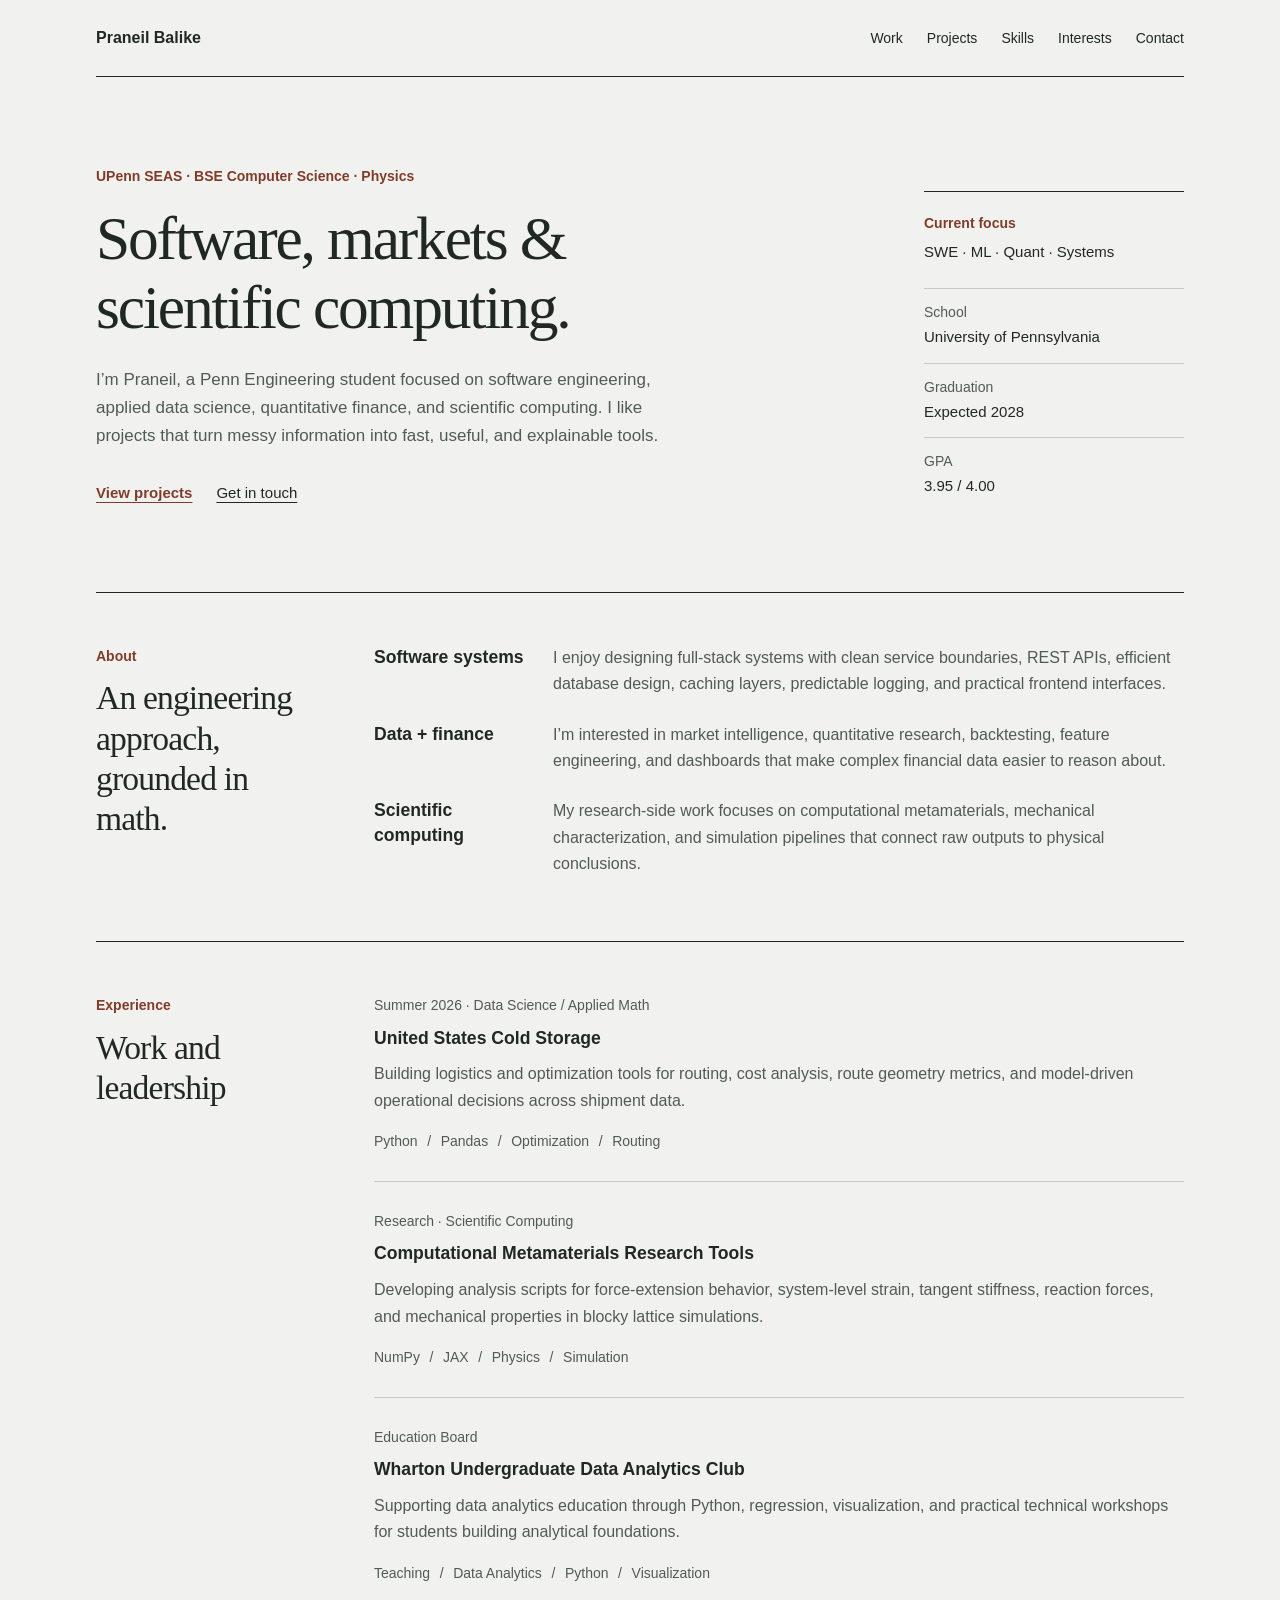
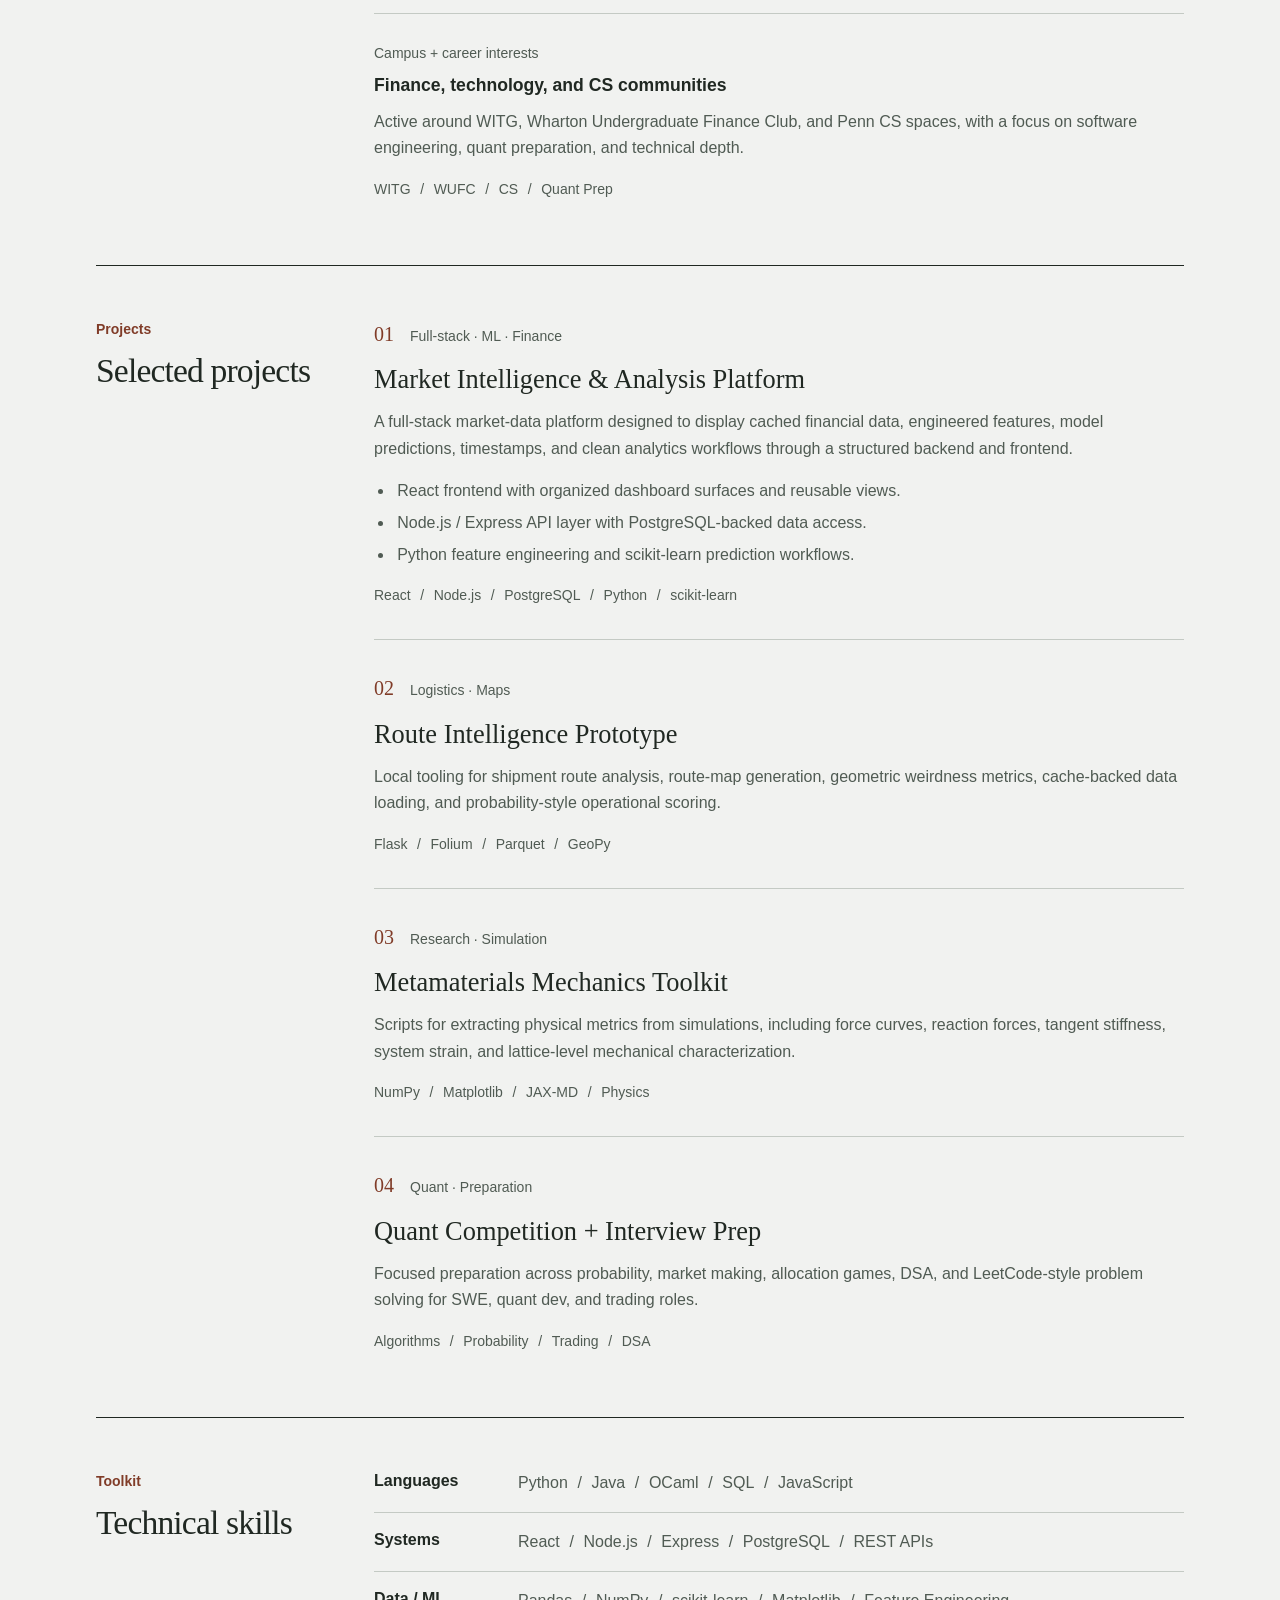
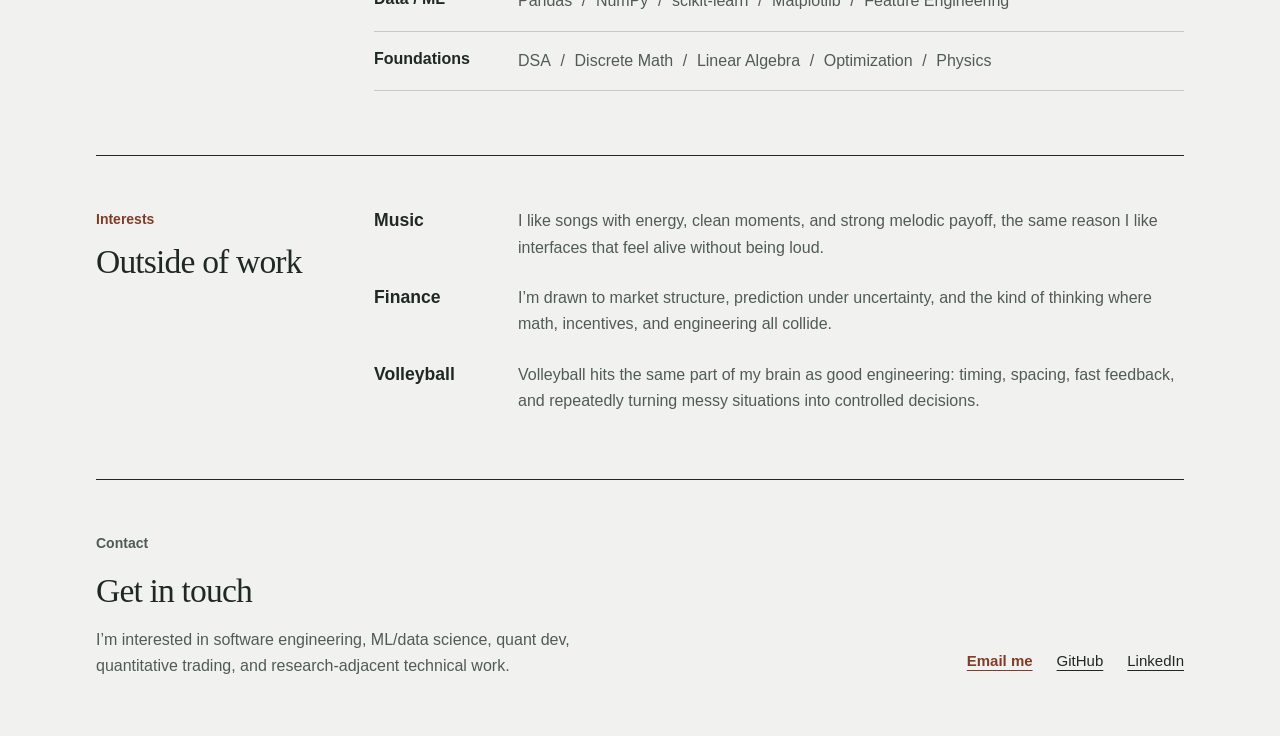
<file: index.html>
<!DOCTYPE html>
<html lang="en">
  <head>
    <meta charset="UTF-8" />
    <meta name="viewport" content="width=device-width, initial-scale=1.0" />
    <meta
      name="description"
      content="Personal website for Praneil Balike, Computer Science and Physics student at the University of Pennsylvania building data systems, market intelligence tools, and scientific computing pipelines."
    />
    <title>Praneil Balike</title>
    <link rel="icon" type="image/svg+xml" href="assets/favicon.svg" />
    <link rel="stylesheet" href="css/styles.css" />
  </head>
  <body>
    <a class="skip-link" href="#top">Skip to content</a>
    <div class="page-shell">

      <header class="site-header">
        <a class="brand" href="#top" aria-label="Praneil Balike home">
          <span>Praneil Balike</span>
        </a>

        <nav id="main-navigation" class="nav-links" aria-label="Main navigation">
          <a href="#work">Work</a>
          <a href="#projects">Projects</a>
          <a href="#skills">Skills</a>
          <a href="#interests">Interests</a>
          <a href="#contact">Contact</a>
        </nav>

        <button class="nav-toggle" aria-label="Open navigation" aria-expanded="false" aria-controls="main-navigation">
          Menu
        </button>
      </header>

      <main id="top">
        <section class="hero section-grid">
          <div class="hero-copy">
            <p class="eyebrow">UPenn SEAS · BSE Computer Science · Physics</p>
            <h1>Software, markets &amp;<br /> scientific computing.</h1>
            <p class="hero-text">
              I’m Praneil, a Penn Engineering student focused on software engineering,
              applied data science, quantitative finance, and scientific computing. I like
              projects that turn messy information into fast, useful, and explainable tools.
            </p>
            <div class="hero-actions">
              <a class="button primary" href="#projects">View projects</a>
              <a class="button secondary" href="#contact">Get in touch</a>
            </div>
          </div>

          <aside class="profile-summary" aria-label="Profile snapshot">
            <div class="current-focus">
              <p class="eyebrow">Current focus</p>
              <p>SWE · ML · Quant · Systems</p>
            </div>
            <ul class="quick-stats">
              <li>
                <span>School</span>
                <strong>University of Pennsylvania</strong>
              </li>
              <li>
                <span>Graduation</span>
                <strong>Expected 2028</strong>
              </li>
              <li>
                <span>GPA</span>
                <strong>3.95 / 4.00</strong>
              </li>
            </ul>
          </aside>
        </section>

        <section class="section about" aria-labelledby="about-title">
          <div class="section-heading">
            <p class="eyebrow">About</p>
            <h2 id="about-title">An engineering approach, grounded in math.</h2>
          </div>
          <div class="about-grid">
            <article class="about-entry">
              <h3>Software systems</h3>
              <p>
                I enjoy designing full-stack systems with clean service boundaries, REST APIs,
                efficient database design, caching layers, predictable logging, and practical
                frontend interfaces.
              </p>
            </article>
            <article class="about-entry">
              <h3>Data + finance</h3>
              <p>
                I’m interested in market intelligence, quantitative research, backtesting,
                feature engineering, and dashboards that make complex financial data easier to
                reason about.
              </p>
            </article>
            <article class="about-entry">
              <h3>Scientific computing</h3>
              <p>
                My research-side work focuses on computational metamaterials, mechanical
                characterization, and simulation pipelines that connect raw outputs to physical
                conclusions.
              </p>
            </article>
          </div>
        </section>

        <section class="section timeline-section" id="work" aria-labelledby="work-title">
          <div class="section-heading">
            <p class="eyebrow">Experience</p>
            <h2 id="work-title">Work and leadership</h2>
          </div>

          <div class="timeline">
            <article class="timeline-item">
              <div class="timeline-content">
                <span class="meta">Summer 2026 · Data Science / Applied Math</span>
                <h3>United States Cold Storage</h3>
                <p>
                  Building logistics and optimization tools for routing, cost analysis, route
                  geometry metrics, and model-driven operational decisions across shipment data.
                </p>
                <div class="tags">
                  <span>Python</span><span>Pandas</span><span>Optimization</span><span>Routing</span>
                </div>
              </div>
            </article>

            <article class="timeline-item">
              <div class="timeline-content">
                <span class="meta">Research · Scientific Computing</span>
                <h3>Computational Metamaterials Research Tools</h3>
                <p>
                  Developing analysis scripts for force-extension behavior, system-level strain,
                  tangent stiffness, reaction forces, and mechanical properties in blocky lattice
                  simulations.
                </p>
                <div class="tags">
                  <span>NumPy</span><span>JAX</span><span>Physics</span><span>Simulation</span>
                </div>
              </div>
            </article>

            <article class="timeline-item">
              <div class="timeline-content">
                <span class="meta">Education Board</span>
                <h3>Wharton Undergraduate Data Analytics Club</h3>
                <p>
                  Supporting data analytics education through Python, regression, visualization,
                  and practical technical workshops for students building analytical foundations.
                </p>
                <div class="tags">
                  <span>Teaching</span><span>Data Analytics</span><span>Python</span><span>Visualization</span>
                </div>
              </div>
            </article>

            <article class="timeline-item">
              <div class="timeline-content">
                <span class="meta">Campus + career interests</span>
                <h3>Finance, technology, and CS communities</h3>
                <p>
                  Active around WITG, Wharton Undergraduate Finance Club, and Penn CS spaces,
                  with a focus on software engineering, quant preparation, and technical depth.
                </p>
                <div class="tags">
                  <span>WITG</span><span>WUFC</span><span>CS</span><span>Quant Prep</span>
                </div>
              </div>
            </article>
          </div>
        </section>

        <section class="section projects" id="projects" aria-labelledby="projects-title">
          <div class="section-heading">
            <p class="eyebrow">Projects</p>
            <h2 id="projects-title">Selected projects</h2>
          </div>

          <div class="project-grid">
            <article class="project-entry">
              <div class="project-topline">
                <span>01</span>
                <div class="project-status">Full-stack · ML · Finance</div>
              </div>
              <h3>Market Intelligence & Analysis Platform</h3>
              <p>
                A full-stack market-data platform designed to display cached financial data,
                engineered features, model predictions, timestamps, and clean analytics workflows
                through a structured backend and frontend.
              </p>
              <ul>
                <li>React frontend with organized dashboard surfaces and reusable views.</li>
                <li>Node.js / Express API layer with PostgreSQL-backed data access.</li>
                <li>Python feature engineering and scikit-learn prediction workflows.</li>
              </ul>
              <div class="tags">
                <span>React</span><span>Node.js</span><span>PostgreSQL</span><span>Python</span><span>scikit-learn</span>
              </div>
            </article>

            <article class="project-entry">
              <div class="project-topline">
                <span>02</span>
                <div class="project-status">Logistics · Maps</div>
              </div>
              <h3>Route Intelligence Prototype</h3>
              <p>
                Local tooling for shipment route analysis, route-map generation, geometric
                weirdness metrics, cache-backed data loading, and probability-style operational
                scoring.
              </p>
              <div class="tags">
                <span>Flask</span><span>Folium</span><span>Parquet</span><span>GeoPy</span>
              </div>
            </article>

            <article class="project-entry">
              <div class="project-topline">
                <span>03</span>
                <div class="project-status">Research · Simulation</div>
              </div>
              <h3>Metamaterials Mechanics Toolkit</h3>
              <p>
                Scripts for extracting physical metrics from simulations, including force curves,
                reaction forces, tangent stiffness, system strain, and lattice-level mechanical
                characterization.
              </p>
              <div class="tags">
                <span>NumPy</span><span>Matplotlib</span><span>JAX-MD</span><span>Physics</span>
              </div>
            </article>

            <article class="project-entry">
              <div class="project-topline">
                <span>04</span>
                <div class="project-status">Quant · Preparation</div>
              </div>
              <h3>Quant Competition + Interview Prep</h3>
              <p>
                Focused preparation across probability, market making, allocation games, DSA,
                and LeetCode-style problem solving for SWE, quant dev, and trading roles.
              </p>
              <div class="tags">
                <span>Algorithms</span><span>Probability</span><span>Trading</span><span>DSA</span>
              </div>
            </article>
          </div>
        </section>

        <section class="section skills" id="skills" aria-labelledby="skills-title">
          <div class="section-heading">
            <p class="eyebrow">Toolkit</p>
            <h2 id="skills-title">Technical skills</h2>
          </div>

          <div class="skill-board">
            <div class="skill-column">
              <h3>Languages</h3>
              <div class="skill-pills">
                <span>Python</span><span>Java</span><span>OCaml</span><span>SQL</span><span>JavaScript</span>
              </div>
            </div>
            <div class="skill-column">
              <h3>Systems</h3>
              <div class="skill-pills">
                <span>React</span><span>Node.js</span><span>Express</span><span>PostgreSQL</span><span>REST APIs</span>
              </div>
            </div>
            <div class="skill-column">
              <h3>Data / ML</h3>
              <div class="skill-pills">
                <span>Pandas</span><span>NumPy</span><span>scikit-learn</span><span>Matplotlib</span><span>Feature Engineering</span>
              </div>
            </div>
            <div class="skill-column">
              <h3>Foundations</h3>
              <div class="skill-pills">
                <span>DSA</span><span>Discrete Math</span><span>Linear Algebra</span><span>Optimization</span><span>Physics</span>
              </div>
            </div>
          </div>
        </section>

        <section class="section interests" id="interests" aria-labelledby="interests-title">
          <div class="section-heading">
            <p class="eyebrow">Interests</p>
            <h2 id="interests-title">Outside of work</h2>
          </div>

          <div class="interest-grid">
            <article class="interest-entry music">
              <h3>Music</h3>
              <p>
                I like songs with energy, clean moments, and strong melodic payoff, the same
                reason I like interfaces that feel alive without being loud.
              </p>
            </article>

            <article class="interest-entry finance">
              <h3>Finance</h3>
              <p>
                I’m drawn to market structure, prediction under uncertainty, and the kind of
                thinking where math, incentives, and engineering all collide.
              </p>
            </article>

            <article class="interest-entry volleyball">
              <h3>Volleyball</h3>
              <p>
                Volleyball hits the same part of my brain as good engineering: timing, spacing,
                fast feedback, and repeatedly turning messy situations into controlled decisions.
              </p>
            </article>
          </div>
        </section>

        <section class="section contact" id="contact" aria-labelledby="contact-title">
          <div>
            <p class="eyebrow">Contact</p>
            <h2 id="contact-title">Get in touch</h2>
            <p>
              I’m interested in software engineering, ML/data science, quant dev, quantitative
              trading, and research-adjacent technical work.
            </p>
          </div>
          <div class="contact-actions">
            <a class="button primary" href="mailto:pbalike@sas.upenn.edu">Email me</a>
            <a class="button secondary" href="https://github.com/praneil-balike" target="_blank" rel="noreferrer">GitHub</a>
            <a class="button secondary" href="https://www.linkedin.com/in/praneilbalk" target="_blank" rel="noreferrer">LinkedIn</a>
          </div>
        </section>
      </main>
    </div>

    <script src="js/main.js"></script>
  </body>
</html>
</file>
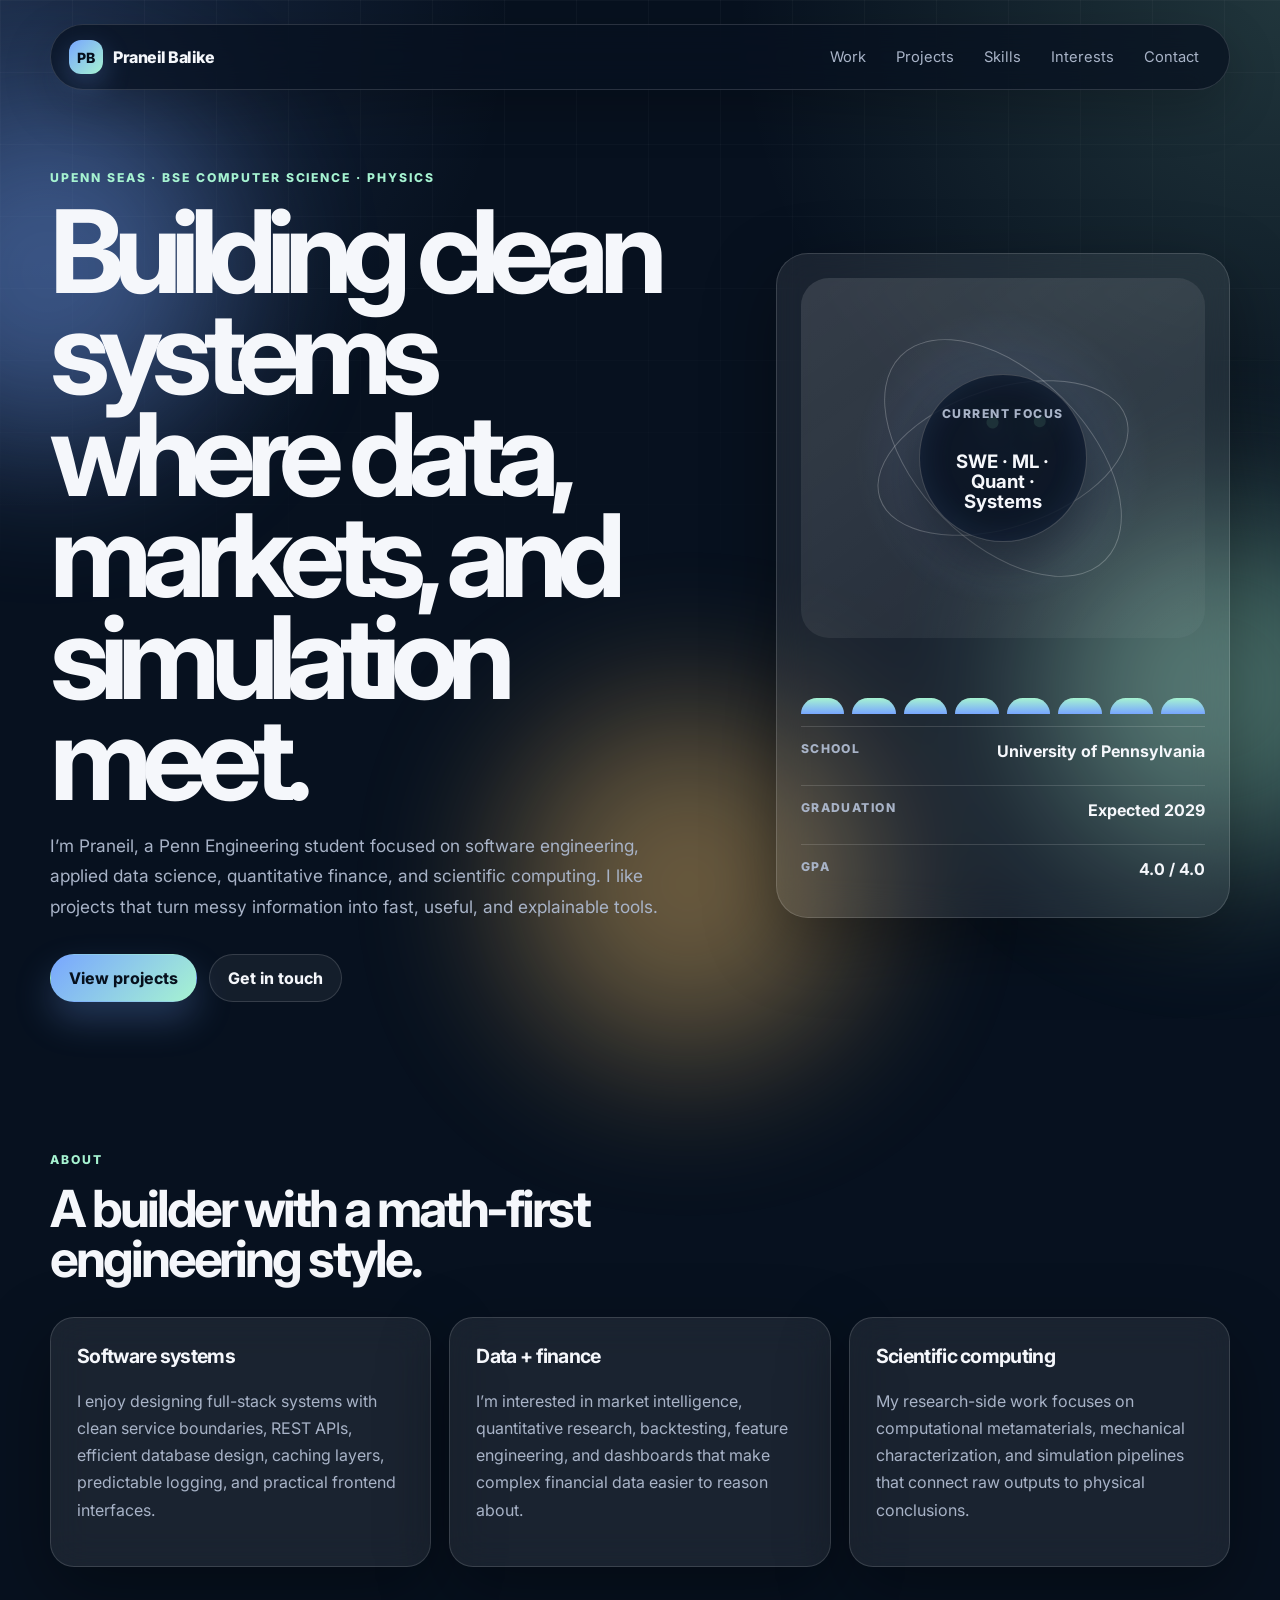
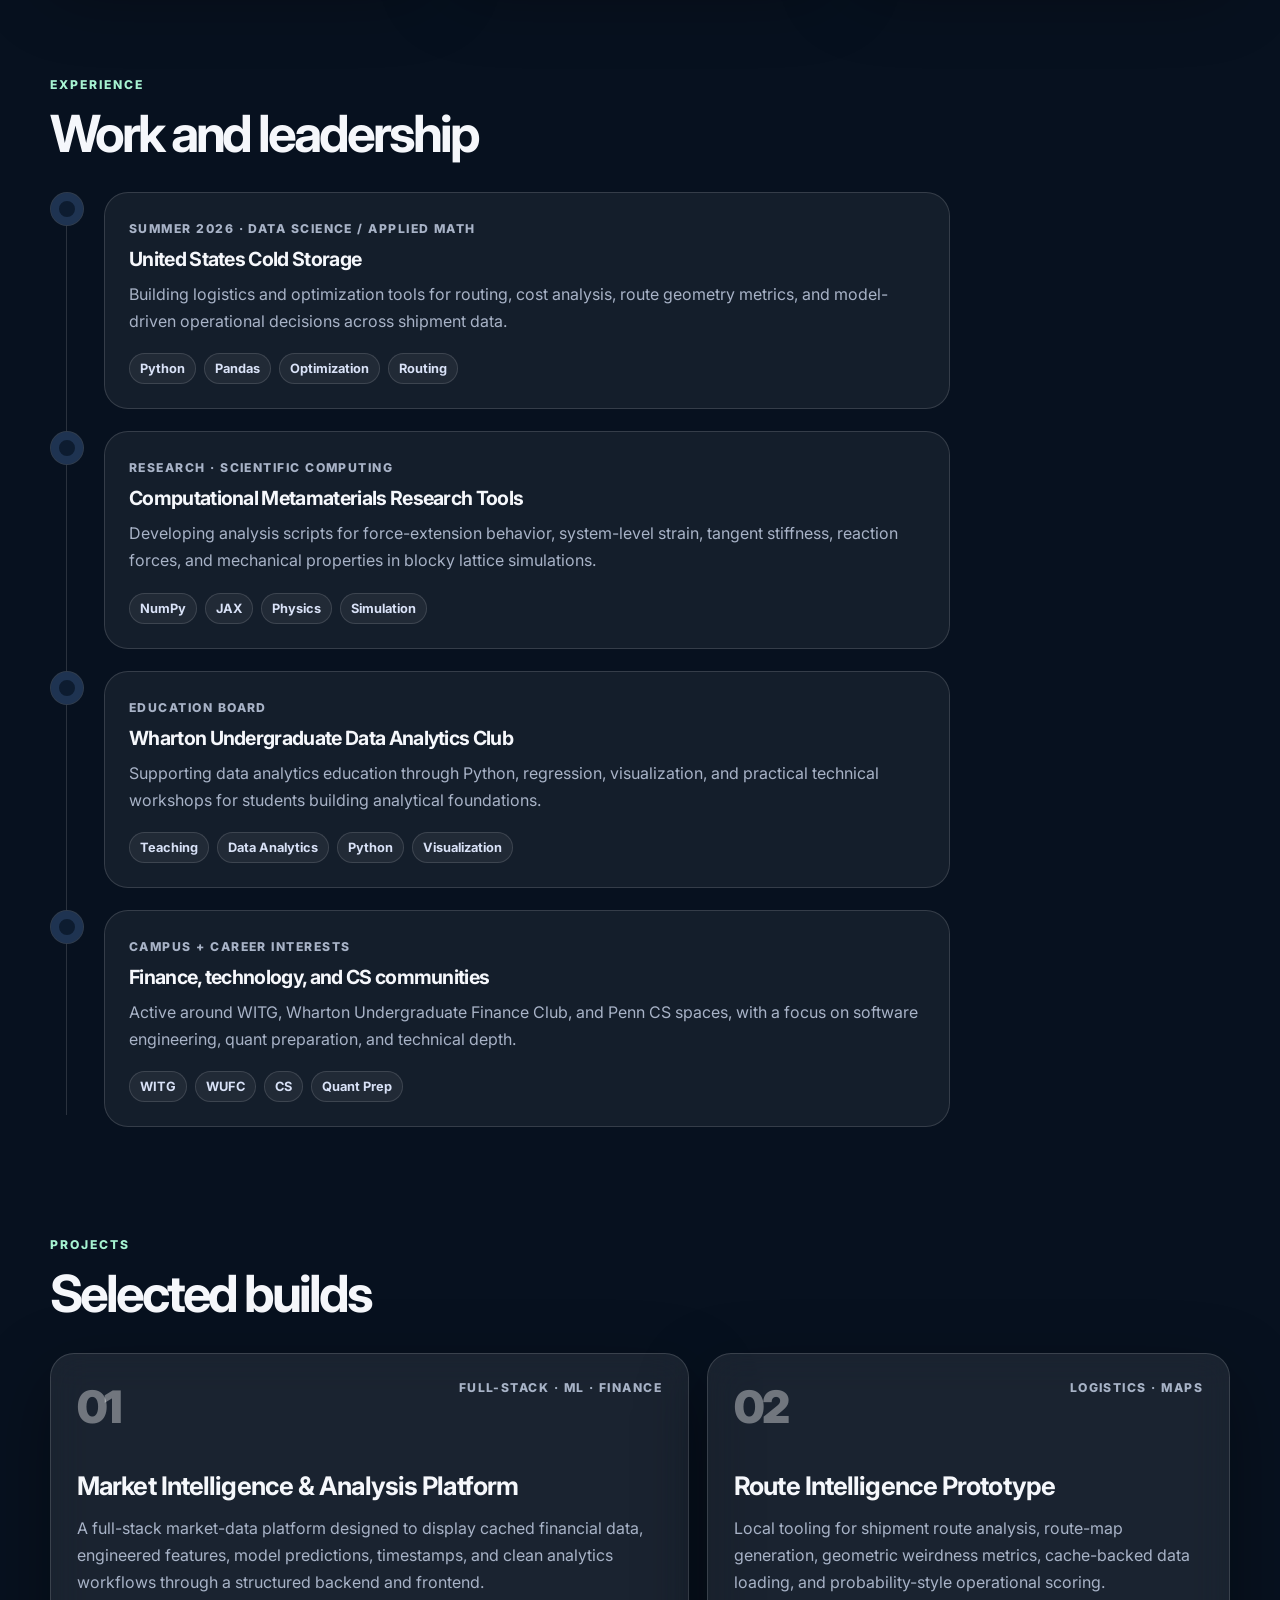
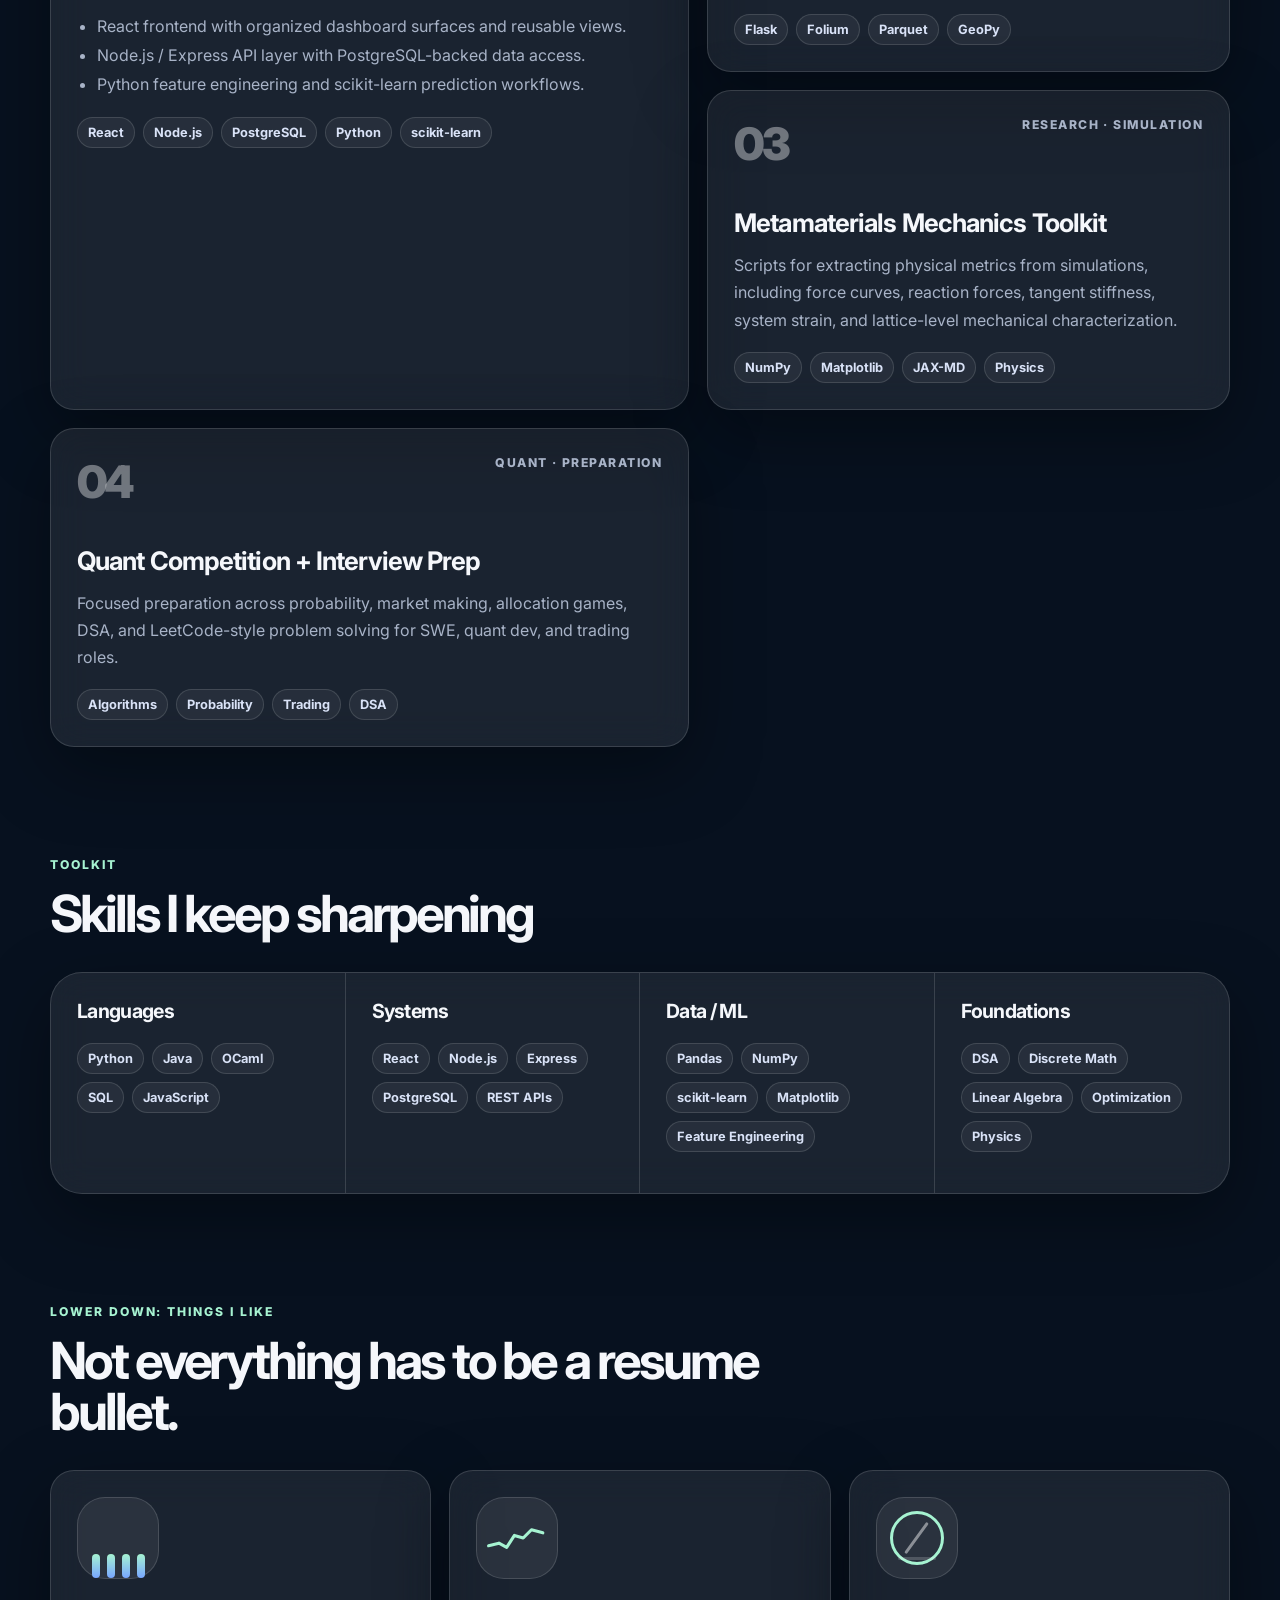
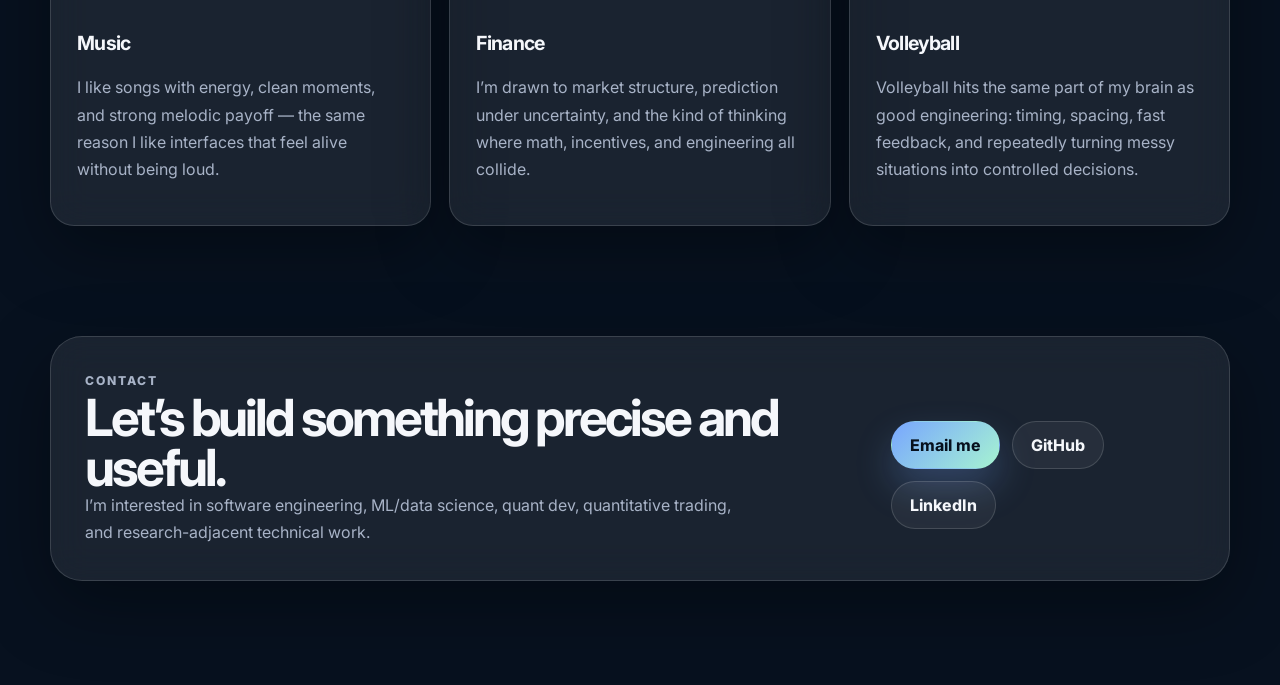
<file: praneil-personal-site/index.html>
<!DOCTYPE html>
<html lang="en">
  <head>
    <meta charset="UTF-8" />
    <meta name="viewport" content="width=device-width, initial-scale=1.0" />
    <meta
      name="description"
      content="Personal website for Praneil Balike — Computer Science and Physics student at the University of Pennsylvania building data systems, market intelligence tools, and scientific computing pipelines."
    />
    <title>Praneil Balike</title>
    <link rel="icon" type="image/svg+xml" href="assets/favicon.svg" />
    <link rel="preconnect" href="https://fonts.googleapis.com" />
    <link rel="preconnect" href="https://fonts.gstatic.com" crossorigin />
    <link
      href="https://fonts.googleapis.com/css2?family=Inter:wght@400;500;600;700;800&display=swap"
      rel="stylesheet"
    />
    <link rel="stylesheet" href="css/styles.css" />
  </head>
  <body>
    <div class="page-shell">
      <div class="ambient ambient-one"></div>
      <div class="ambient ambient-two"></div>
      <div class="ambient ambient-three"></div>

      <header class="site-header">
        <a class="brand" href="#top" aria-label="Praneil Balike home">
          <span class="brand-mark">PB</span>
          <span>Praneil Balike</span>
        </a>

        <nav class="nav-links" aria-label="Main navigation">
          <a href="#work">Work</a>
          <a href="#projects">Projects</a>
          <a href="#skills">Skills</a>
          <a href="#interests">Interests</a>
          <a href="#contact">Contact</a>
        </nav>

        <button class="nav-toggle" aria-label="Open navigation" aria-expanded="false">
          <span></span>
          <span></span>
        </button>
      </header>

      <main id="top">
        <section class="hero section-grid">
          <div class="hero-copy reveal">
            <p class="eyebrow">UPenn SEAS · BSE Computer Science · Physics</p>
            <h1>Building clean systems where data, markets, and simulation meet.</h1>
            <p class="hero-text">
              I’m Praneil, a Penn Engineering student focused on software engineering,
              applied data science, quantitative finance, and scientific computing. I like
              projects that turn messy information into fast, useful, and explainable tools.
            </p>
            <div class="hero-actions">
              <a class="button primary" href="#projects">View projects</a>
              <a class="button secondary" href="#contact">Get in touch</a>
            </div>
          </div>

          <aside class="hero-card reveal delay-1" aria-label="Profile snapshot">
            <div class="orbital-card">
              <div class="orbit orbit-one"></div>
              <div class="orbit orbit-two"></div>
              <div class="profile-core">
                <span class="core-label">Current focus</span>
                <strong>SWE · ML · Quant · Systems</strong>
              </div>
            </div>
            <div class="signal-strip">
              <span></span>
              <span></span>
              <span></span>
              <span></span>
              <span></span>
              <span></span>
              <span></span>
              <span></span>
            </div>
            <ul class="quick-stats">
              <li>
                <span>School</span>
                <strong>University of Pennsylvania</strong>
              </li>
              <li>
                <span>Graduation</span>
                <strong>Expected 2029</strong>
              </li>
              <li>
                <span>GPA</span>
                <strong>4.0 / 4.0</strong>
              </li>
            </ul>
          </aside>
        </section>

        <section class="section about reveal" aria-labelledby="about-title">
          <div class="section-heading">
            <p class="eyebrow">About</p>
            <h2 id="about-title">A builder with a math-first engineering style.</h2>
          </div>
          <div class="about-grid">
            <article class="glass-card">
              <h3>Software systems</h3>
              <p>
                I enjoy designing full-stack systems with clean service boundaries, REST APIs,
                efficient database design, caching layers, predictable logging, and practical
                frontend interfaces.
              </p>
            </article>
            <article class="glass-card">
              <h3>Data + finance</h3>
              <p>
                I’m interested in market intelligence, quantitative research, backtesting,
                feature engineering, and dashboards that make complex financial data easier to
                reason about.
              </p>
            </article>
            <article class="glass-card">
              <h3>Scientific computing</h3>
              <p>
                My research-side work focuses on computational metamaterials, mechanical
                characterization, and simulation pipelines that connect raw outputs to physical
                conclusions.
              </p>
            </article>
          </div>
        </section>

        <section class="section timeline-section" id="work" aria-labelledby="work-title">
          <div class="section-heading reveal">
            <p class="eyebrow">Experience</p>
            <h2 id="work-title">Work and leadership</h2>
          </div>

          <div class="timeline">
            <article class="timeline-item reveal">
              <div class="timeline-dot"></div>
              <div class="timeline-content">
                <span class="meta">Summer 2026 · Data Science / Applied Math</span>
                <h3>United States Cold Storage</h3>
                <p>
                  Building logistics and optimization tools for routing, cost analysis, route
                  geometry metrics, and model-driven operational decisions across shipment data.
                </p>
                <div class="tags">
                  <span>Python</span><span>Pandas</span><span>Optimization</span><span>Routing</span>
                </div>
              </div>
            </article>

            <article class="timeline-item reveal">
              <div class="timeline-dot"></div>
              <div class="timeline-content">
                <span class="meta">Research · Scientific Computing</span>
                <h3>Computational Metamaterials Research Tools</h3>
                <p>
                  Developing analysis scripts for force-extension behavior, system-level strain,
                  tangent stiffness, reaction forces, and mechanical properties in blocky lattice
                  simulations.
                </p>
                <div class="tags">
                  <span>NumPy</span><span>JAX</span><span>Physics</span><span>Simulation</span>
                </div>
              </div>
            </article>

            <article class="timeline-item reveal">
              <div class="timeline-dot"></div>
              <div class="timeline-content">
                <span class="meta">Education Board</span>
                <h3>Wharton Undergraduate Data Analytics Club</h3>
                <p>
                  Supporting data analytics education through Python, regression, visualization,
                  and practical technical workshops for students building analytical foundations.
                </p>
                <div class="tags">
                  <span>Teaching</span><span>Data Analytics</span><span>Python</span><span>Visualization</span>
                </div>
              </div>
            </article>

            <article class="timeline-item reveal">
              <div class="timeline-dot"></div>
              <div class="timeline-content">
                <span class="meta">Campus + career interests</span>
                <h3>Finance, technology, and CS communities</h3>
                <p>
                  Active around WITG, Wharton Undergraduate Finance Club, and Penn CS spaces,
                  with a focus on software engineering, quant preparation, and technical depth.
                </p>
                <div class="tags">
                  <span>WITG</span><span>WUFC</span><span>CS</span><span>Quant Prep</span>
                </div>
              </div>
            </article>
          </div>
        </section>

        <section class="section projects" id="projects" aria-labelledby="projects-title">
          <div class="section-heading reveal">
            <p class="eyebrow">Projects</p>
            <h2 id="projects-title">Selected builds</h2>
          </div>

          <div class="project-grid">
            <article class="project-card featured reveal">
              <div class="project-topline">
                <span>01</span>
                <div class="project-status">Full-stack · ML · Finance</div>
              </div>
              <h3>Market Intelligence & Analysis Platform</h3>
              <p>
                A full-stack market-data platform designed to display cached financial data,
                engineered features, model predictions, timestamps, and clean analytics workflows
                through a structured backend and frontend.
              </p>
              <ul>
                <li>React frontend with organized dashboard surfaces and reusable views.</li>
                <li>Node.js / Express API layer with PostgreSQL-backed data access.</li>
                <li>Python feature engineering and scikit-learn prediction workflows.</li>
              </ul>
              <div class="tags">
                <span>React</span><span>Node.js</span><span>PostgreSQL</span><span>Python</span><span>scikit-learn</span>
              </div>
            </article>

            <article class="project-card reveal delay-1">
              <div class="project-topline">
                <span>02</span>
                <div class="project-status">Logistics · Maps</div>
              </div>
              <h3>Route Intelligence Prototype</h3>
              <p>
                Local tooling for shipment route analysis, route-map generation, geometric
                weirdness metrics, cache-backed data loading, and probability-style operational
                scoring.
              </p>
              <div class="tags">
                <span>Flask</span><span>Folium</span><span>Parquet</span><span>GeoPy</span>
              </div>
            </article>

            <article class="project-card reveal delay-2">
              <div class="project-topline">
                <span>03</span>
                <div class="project-status">Research · Simulation</div>
              </div>
              <h3>Metamaterials Mechanics Toolkit</h3>
              <p>
                Scripts for extracting physical metrics from simulations, including force curves,
                reaction forces, tangent stiffness, system strain, and lattice-level mechanical
                characterization.
              </p>
              <div class="tags">
                <span>NumPy</span><span>Matplotlib</span><span>JAX-MD</span><span>Physics</span>
              </div>
            </article>

            <article class="project-card reveal delay-3">
              <div class="project-topline">
                <span>04</span>
                <div class="project-status">Quant · Preparation</div>
              </div>
              <h3>Quant Competition + Interview Prep</h3>
              <p>
                Focused preparation across probability, market making, allocation games, DSA,
                and LeetCode-style problem solving for SWE, quant dev, and trading roles.
              </p>
              <div class="tags">
                <span>Algorithms</span><span>Probability</span><span>Trading</span><span>DSA</span>
              </div>
            </article>
          </div>
        </section>

        <section class="section skills" id="skills" aria-labelledby="skills-title">
          <div class="section-heading reveal">
            <p class="eyebrow">Toolkit</p>
            <h2 id="skills-title">Skills I keep sharpening</h2>
          </div>

          <div class="skill-board reveal">
            <div class="skill-column">
              <h3>Languages</h3>
              <div class="skill-pills">
                <span>Python</span><span>Java</span><span>OCaml</span><span>SQL</span><span>JavaScript</span>
              </div>
            </div>
            <div class="skill-column">
              <h3>Systems</h3>
              <div class="skill-pills">
                <span>React</span><span>Node.js</span><span>Express</span><span>PostgreSQL</span><span>REST APIs</span>
              </div>
            </div>
            <div class="skill-column">
              <h3>Data / ML</h3>
              <div class="skill-pills">
                <span>Pandas</span><span>NumPy</span><span>scikit-learn</span><span>Matplotlib</span><span>Feature Engineering</span>
              </div>
            </div>
            <div class="skill-column">
              <h3>Foundations</h3>
              <div class="skill-pills">
                <span>DSA</span><span>Discrete Math</span><span>Linear Algebra</span><span>Optimization</span><span>Physics</span>
              </div>
            </div>
          </div>
        </section>

        <section class="section interests" id="interests" aria-labelledby="interests-title">
          <div class="section-heading reveal">
            <p class="eyebrow">Lower down: things I like</p>
            <h2 id="interests-title">Not everything has to be a resume bullet.</h2>
          </div>

          <div class="interest-grid">
            <article class="interest-card music reveal">
              <div class="icon-wrap music-bars" aria-hidden="true">
                <span></span><span></span><span></span><span></span>
              </div>
              <h3>Music</h3>
              <p>
                I like songs with energy, clean moments, and strong melodic payoff — the same
                reason I like interfaces that feel alive without being loud.
              </p>
            </article>

            <article class="interest-card finance reveal delay-1">
              <div class="icon-wrap mini-chart" aria-hidden="true">
                <svg viewBox="0 0 120 60" role="img">
                  <polyline points="5,45 25,40 40,48 55,25 72,30 88,14 110,20" />
                </svg>
              </div>
              <h3>Finance</h3>
              <p>
                I’m drawn to market structure, prediction under uncertainty, and the kind of
                thinking where math, incentives, and engineering all collide.
              </p>
            </article>

            <article class="interest-card volleyball reveal delay-2">
              <div class="icon-wrap volleyball-orbit" aria-hidden="true">
                <span></span>
              </div>
              <h3>Volleyball</h3>
              <p>
                Volleyball hits the same part of my brain as good engineering: timing, spacing,
                fast feedback, and repeatedly turning messy situations into controlled decisions.
              </p>
            </article>
          </div>
        </section>

        <section class="section contact reveal" id="contact" aria-labelledby="contact-title">
          <div>
            <p class="eyebrow">Contact</p>
            <h2 id="contact-title">Let’s build something precise and useful.</h2>
            <p>
              I’m interested in software engineering, ML/data science, quant dev, quantitative
              trading, and research-adjacent technical work.
            </p>
          </div>
          <div class="contact-actions">
            <a class="button primary" href="mailto:your.email@example.com">Email me</a>
            <a class="button secondary" href="https://github.com/your-github-username" target="_blank" rel="noreferrer">GitHub</a>
            <a class="button secondary" href="https://www.linkedin.com/in/your-linkedin-slug" target="_blank" rel="noreferrer">LinkedIn</a>
          </div>
        </section>
      </main>
    </div>

    <script src="js/main.js"></script>
  </body>
</html>
</file>
<file: css/styles.css>
:root {
  color-scheme: light;
  --paper: #f1f2f0;
  --ink: #202822;
  --muted: #505b53;
  --line: #c4cac4;
  --accent: #803c28;
  --sans: "Helvetica Neue", Helvetica, Arial, sans-serif;
  --serif: "Iowan Old Style", "Palatino Linotype", Palatino, Georgia, serif;
}

* { box-sizing: border-box; }
html { scroll-padding-top: 2rem; }
body {
  margin: 0;
  background: var(--paper);
  color: var(--ink);
  font: 1rem/1.65 var(--sans);
}
a { color: inherit; text-underline-offset: 0.25em; }
a:hover { color: var(--accent); }
a:focus-visible, button:focus-visible {
  outline: 2px solid var(--accent);
  outline-offset: 5px;
}
button { font: inherit; color: inherit; }
::selection { background: #d4ddce; color: var(--ink); }
.page-shell { max-width: 1184px; padding: 0 48px; margin: auto; }
.skip-link {
  position: absolute;
  top: 0;
  left: 1rem;
  padding: 0.6rem 1rem;
  background: var(--ink);
  color: var(--paper);
  transform: translateY(-120%);
  z-index: 10;
}
.skip-link:focus { transform: none; }
.site-header {
  display: flex;
  align-items: center;
  justify-content: space-between;
  gap: 2rem;
  padding: 25px 0;
  border-bottom: 1px solid var(--ink);
}
.brand { font-weight: 600; text-decoration: none; white-space: nowrap; }
.nav-links { display: flex; flex-wrap: wrap; gap: 1.5rem; }
.nav-links a { font-size: 0.875rem; text-decoration: none; }
.nav-links a:hover { text-decoration: underline; }
.nav-toggle { display: none; }
.hero {
  display: grid;
  grid-template-columns: minmax(0, 1fr) 260px;
  align-items: end;
  gap: 4rem;
  padding: 88px 0 80px;
}
.eyebrow {
  color: var(--accent);
  font-size: 0.875rem;
  font-weight: 600;
  margin: 0 0 1rem;
}
h1, h2, h3, p { margin-top: 0; }
h1, h2 { font-family: var(--serif); font-weight: 400; }
h1 {
  font-size: clamp(2.6rem, 4.8vw, 4.1rem);
  line-height: 1.12;
  letter-spacing: -0.035em;
  margin-bottom: 1.5rem;
}
h2 { font-size: 2.1rem; line-height: 1.2; letter-spacing: -0.025em; }
h3 { font-size: 1.1rem; line-height: 1.4; font-weight: 600; margin-bottom: 0.7rem; }
p { margin-bottom: 1rem; }
.hero-text { max-width: 60ch; font-size: 1.0625rem; color: var(--muted); }
.hero-actions, .contact-actions { display: flex; flex-wrap: wrap; gap: 1.5rem; margin-top: 1.5rem; }
.button { font-size: 0.9375rem; padding: 0.4rem 0; text-decoration-thickness: 1px; }
.primary { color: var(--accent); font-weight: 600; }
.current-focus { border-top: 1px solid var(--ink); padding-top: 1.25rem; }
.current-focus .eyebrow { margin-bottom: 0.3rem; }
.current-focus > p:last-child { font-size: 0.9375rem; }
.quick-stats { padding: 0; margin: 1.5rem 0 0; list-style: none; }
.quick-stats li { border-top: 1px solid var(--line); padding: 0.75rem 0; }
.quick-stats span { display: block; font-size: 0.875rem; color: var(--muted); }
.quick-stats strong { font-size: 0.9375rem; font-weight: 500; }
.section {
  display: grid;
  grid-template-columns: 230px minmax(0, 1fr);
  gap: 3rem;
  padding: 52px 0 64px;
  border-top: 1px solid var(--ink);
  scroll-margin-top: 2rem;
}
.section-heading .eyebrow { margin-bottom: 0.65rem; }
.section-heading h2 { margin-bottom: 0; }
.about-entry { display: grid; grid-template-columns: 155px minmax(0, 1fr); gap: 1.5rem; }
.about-entry + .about-entry { margin-top: 1.5rem; }
.about-entry p, .timeline-content p, .project-entry p, .interest-entry p, .contact p { color: var(--muted); }
.about-entry p { margin-bottom: 0; }
.timeline-item + .timeline-item { border-top: 1px solid var(--line); padding-top: 1.75rem; margin-top: 1.75rem; }
.meta, .project-status { font-size: 0.875rem; color: var(--muted); }
.meta { display: block; margin-bottom: 0.5rem; }
.tags, .skill-pills { display: flex; flex-wrap: wrap; gap: 0.25rem 0; color: var(--muted); font-size: 0.875rem; }
.tags { margin-top: 1rem; }
.tags span:not(:last-child)::after, .skill-pills span:not(:last-child)::after { content: "/"; color: var(--muted); margin: 0 0.6rem; }
.project-entry { padding-bottom: 2rem; }
.project-entry + .project-entry { border-top: 1px solid var(--line); padding-top: 2rem; }
.project-entry:last-child { padding-bottom: 0; }
.project-topline { display: flex; align-items: baseline; gap: 1rem; margin-bottom: 0.65rem; }
.project-topline > span { color: var(--accent); font-family: var(--serif); font-size: 1.25rem; }
.project-entry h3 { font-family: var(--serif); font-size: 1.65rem; font-weight: 400; }
.project-entry ul { color: var(--muted); padding-left: 1.25rem; }
.project-entry li { margin: 0.35rem 0; padding-left: 0.2rem; }
.skill-column { display: grid; grid-template-columns: 120px minmax(0, 1fr); gap: 1.5rem; padding: 1rem 0; border-bottom: 1px solid var(--line); }
.skill-column:first-child { padding-top: 0; }
.skill-column h3 { margin: 0; font-size: 1rem; }
.skill-pills { font-size: 1rem; align-content: start; }
.interest-entry { display: grid; grid-template-columns: 120px minmax(0, 1fr); gap: 1.5rem; }
.interest-entry + .interest-entry { margin-top: 1.5rem; }
.interest-entry p { margin-bottom: 0; }
.contact { grid-template-columns: minmax(0, 1fr) auto; align-items: end; padding-bottom: 56px; }
.contact h2 { margin-bottom: 1rem; }
.contact p:not(.eyebrow) { max-width: 62ch; margin-bottom: 0; }
.contact-actions { align-items: center; margin: 0; }

@media (max-width: 960px) {
  .page-shell { padding: 0 32px; }
  .hero { gap: 2rem; grid-template-columns: minmax(0, 1fr) 220px; }
  .section { grid-template-columns: 190px minmax(0, 1fr); gap: 2rem; }
  .about-entry, .interest-entry { display: block; }
  .contact { grid-template-columns: 1fr; }
}

@media (max-width: 700px) {
  .page-shell { padding: 0 22px; }
  .site-header { flex-wrap: wrap; gap: 0; padding: 18px 0; }
  .brand { font-size: 1rem; }
  .nav-links { width: 100%; gap: 0.25rem 1.5rem; padding-top: 1rem; }
  .nav-links a { padding: 0.5rem 0; }
  .nav-ready .nav-toggle { display: block; background: none; border: 1px solid var(--line); padding: 0.45rem 0.7rem; margin-left: auto; min-height: 44px; cursor: pointer; }
  .nav-ready .nav-links { display: none; }
  .nav-ready .nav-links.open { display: flex; }
  .hero { grid-template-columns: 1fr; gap: 2.5rem; padding: 52px 0 48px; }
  h1 { font-size: clamp(2.5rem, 8.7vw, 3.8rem); }
  h2 { font-size: 1.9rem; }
  .quick-stats { display: grid; grid-template-columns: repeat(2, minmax(0, 1fr)); gap: 0 1rem; margin-top: 1rem; }
  .quick-stats li:first-child { grid-column: 1 / -1; }
  .current-focus { padding-top: 1rem; }
  .section { grid-template-columns: 1fr; gap: 2rem; padding: 36px 0 44px; }
  .about-entry h3, .interest-entry h3 { margin-bottom: 0.4rem; }
  .skill-column { grid-template-columns: 1fr; gap: 0.4rem; }
  .contact-actions { gap: 1.5rem; }
}
</file>
<file: praneil-personal-site/css/styles.css>
:root {
  --bg: #07111f;
  --bg-soft: #0d1c30;
  --card: rgba(255, 255, 255, 0.08);
  --card-strong: rgba(255, 255, 255, 0.13);
  --text: #f5f7fb;
  --muted: #a8b3c7;
  --line: rgba(255, 255, 255, 0.14);
  --accent: #78a6ff;
  --accent-strong: #a6f3d1;
  --accent-warm: #f5c26b;
  --shadow: 0 24px 70px rgba(0, 0, 0, 0.35);
  --radius-xl: 32px;
  --radius-lg: 24px;
  --radius-md: 18px;
  --max-width: 1180px;
}

* {
  box-sizing: border-box;
}

html {
  scroll-behavior: smooth;
}

body {
  margin: 0;
  font-family: "Inter", system-ui, -apple-system, BlinkMacSystemFont, "Segoe UI", sans-serif;
  color: var(--text);
  background:
    radial-gradient(circle at top left, rgba(120, 166, 255, 0.18), transparent 32rem),
    radial-gradient(circle at top right, rgba(166, 243, 209, 0.16), transparent 34rem),
    var(--bg);
  min-height: 100vh;
  overflow-x: hidden;
}

body.nav-open {
  overflow: hidden;
}

body::before {
  content: "";
  position: fixed;
  inset: 0;
  pointer-events: none;
  background-image:
    linear-gradient(rgba(255, 255, 255, 0.035) 1px, transparent 1px),
    linear-gradient(90deg, rgba(255, 255, 255, 0.035) 1px, transparent 1px);
  background-size: 72px 72px;
  mask-image: linear-gradient(to bottom, rgba(0, 0, 0, 0.9), transparent 75%);
}

a {
  color: inherit;
  text-decoration: none;
}

button,
a {
  -webkit-tap-highlight-color: transparent;
}

.page-shell {
  position: relative;
  isolation: isolate;
  padding: 24px;
}

.ambient {
  position: fixed;
  width: 22rem;
  height: 22rem;
  border-radius: 999px;
  filter: blur(80px);
  opacity: 0.42;
  pointer-events: none;
  z-index: -1;
  animation: drift 14s ease-in-out infinite alternate;
}

.ambient-one {
  top: 6rem;
  left: -8rem;
  background: var(--accent);
}

.ambient-two {
  right: -7rem;
  top: 32rem;
  background: var(--accent-strong);
  animation-delay: -4s;
}

.ambient-three {
  left: 40%;
  bottom: -10rem;
  background: var(--accent-warm);
  animation-delay: -8s;
}

@keyframes drift {
  from {
    transform: translate3d(0, 0, 0) scale(1);
  }
  to {
    transform: translate3d(42px, -28px, 0) scale(1.08);
  }
}

.site-header {
  width: min(var(--max-width), calc(100vw - 48px));
  margin: 0 auto;
  position: sticky;
  top: 18px;
  z-index: 20;
  display: flex;
  align-items: center;
  justify-content: space-between;
  gap: 24px;
  padding: 14px 18px;
  border: 1px solid var(--line);
  background: rgba(7, 17, 31, 0.74);
  backdrop-filter: blur(18px);
  border-radius: 999px;
  box-shadow: 0 18px 50px rgba(0, 0, 0, 0.22);
}

.brand {
  display: inline-flex;
  align-items: center;
  gap: 10px;
  font-weight: 800;
  letter-spacing: -0.03em;
}

.brand-mark {
  display: grid;
  place-items: center;
  width: 34px;
  height: 34px;
  border-radius: 12px;
  background: linear-gradient(135deg, var(--accent), var(--accent-strong));
  color: #06101d;
  font-size: 0.88rem;
  box-shadow: 0 10px 28px rgba(120, 166, 255, 0.28);
}

.nav-links {
  display: flex;
  align-items: center;
  gap: 6px;
  color: var(--muted);
  font-size: 0.92rem;
}

.nav-links a {
  padding: 9px 12px;
  border-radius: 999px;
  transition: color 180ms ease, background 180ms ease;
}

.nav-links a:hover,
.nav-links a:focus-visible {
  color: var(--text);
  background: rgba(255, 255, 255, 0.08);
}

.nav-toggle {
  display: none;
  border: 0;
  background: transparent;
  color: var(--text);
  width: 42px;
  height: 42px;
  border-radius: 14px;
  cursor: pointer;
}

.nav-toggle span {
  display: block;
  width: 21px;
  height: 2px;
  margin: 6px auto;
  background: var(--text);
  transition: transform 180ms ease;
}

main {
  width: min(var(--max-width), calc(100vw - 48px));
  margin: 0 auto;
}

.section {
  margin-top: 110px;
}

.section-grid {
  display: grid;
  grid-template-columns: minmax(0, 1.08fr) minmax(320px, 0.72fr);
  gap: 44px;
  align-items: center;
}

.hero {
  min-height: calc(100vh - 120px);
  padding: 80px 0 40px;
}

.eyebrow {
  margin: 0 0 16px;
  color: var(--accent-strong);
  text-transform: uppercase;
  letter-spacing: 0.16em;
  font-size: 0.76rem;
  font-weight: 800;
}

h1,
h2,
h3,
p {
  margin-top: 0;
}

h1 {
  max-width: 800px;
  margin-bottom: 22px;
  font-size: clamp(3.3rem, 9vw, 7.9rem);
  line-height: 0.88;
  letter-spacing: -0.085em;
}

h2 {
  margin-bottom: 0;
  font-size: clamp(2rem, 4vw, 4rem);
  line-height: 0.98;
  letter-spacing: -0.06em;
}

h3 {
  font-size: 1.22rem;
  letter-spacing: -0.035em;
}

.hero-text {
  max-width: 650px;
  color: var(--muted);
  font-size: 1.08rem;
  line-height: 1.75;
}

.hero-actions,
.contact-actions {
  display: flex;
  flex-wrap: wrap;
  gap: 12px;
  margin-top: 32px;
}

.button {
  display: inline-flex;
  align-items: center;
  justify-content: center;
  min-height: 48px;
  padding: 0 18px;
  border-radius: 999px;
  border: 1px solid var(--line);
  font-weight: 750;
  transition: transform 180ms ease, border-color 180ms ease, background 180ms ease;
}

.button:hover,
.button:focus-visible {
  transform: translateY(-2px);
}

.button.primary {
  background: linear-gradient(135deg, var(--accent), var(--accent-strong));
  color: #06101d;
  border-color: transparent;
  box-shadow: 0 18px 36px rgba(120, 166, 255, 0.25);
}

.button.secondary {
  color: var(--text);
  background: rgba(255, 255, 255, 0.055);
}

.hero-card,
.glass-card,
.project-card,
.skill-board,
.interest-card,
.contact {
  border: 1px solid var(--line);
  background: var(--card);
  box-shadow: var(--shadow);
  backdrop-filter: blur(18px);
}

.hero-card {
  padding: 24px;
  border-radius: var(--radius-xl);
  overflow: hidden;
}

.orbital-card {
  position: relative;
  display: grid;
  place-items: center;
  height: 360px;
  border-radius: 28px;
  background:
    linear-gradient(145deg, rgba(255, 255, 255, 0.12), rgba(255, 255, 255, 0.035)),
    radial-gradient(circle at 50% 50%, rgba(120, 166, 255, 0.2), transparent 55%);
  overflow: hidden;
}

.orbit {
  position: absolute;
  border: 1px solid rgba(255, 255, 255, 0.24);
  border-radius: 50%;
  animation: spin 18s linear infinite;
}

.orbit::before {
  content: "";
  position: absolute;
  width: 12px;
  height: 12px;
  border-radius: 999px;
  background: var(--accent-strong);
  top: 26px;
  left: 48%;
  box-shadow: 0 0 22px var(--accent-strong);
}

.orbit-one {
  width: 260px;
  height: 140px;
  transform: rotate(-18deg);
}

.orbit-two {
  width: 290px;
  height: 170px;
  transform: rotate(45deg);
  animation-duration: 26s;
  animation-direction: reverse;
}

.profile-core {
  position: relative;
  z-index: 2;
  width: 168px;
  height: 168px;
  display: grid;
  place-items: center;
  text-align: center;
  padding: 20px;
  border-radius: 50%;
  background: rgba(7, 17, 31, 0.86);
  border: 1px solid rgba(255, 255, 255, 0.22);
  box-shadow: inset 0 0 32px rgba(120, 166, 255, 0.12), 0 20px 40px rgba(0, 0, 0, 0.35);
}

.profile-core strong {
  display: block;
  margin-top: 8px;
  line-height: 1.08;
  font-size: 1.16rem;
}

.core-label,
.quick-stats span,
.meta,
.project-status {
  color: var(--muted);
  font-size: 0.76rem;
  text-transform: uppercase;
  letter-spacing: 0.12em;
  font-weight: 800;
}

@keyframes spin {
  from {
    rotate: 0deg;
  }
  to {
    rotate: 360deg;
  }
}

.signal-strip {
  display: grid;
  grid-template-columns: repeat(8, 1fr);
  gap: 8px;
  align-items: end;
  height: 54px;
  margin: 22px 0 12px;
}

.signal-strip span {
  display: block;
  border-radius: 999px 999px 8px 8px;
  background: linear-gradient(to top, var(--accent), var(--accent-strong));
  min-height: 16px;
  animation: equalize 1.7s ease-in-out infinite;
}

.signal-strip span:nth-child(2n) {
  animation-delay: -0.4s;
}

.signal-strip span:nth-child(3n) {
  animation-delay: -0.8s;
}

.signal-strip span:nth-child(4n) {
  animation-delay: -1.2s;
}

@keyframes equalize {
  0%,
  100% {
    height: 22px;
    opacity: 0.62;
  }
  50% {
    height: 54px;
    opacity: 1;
  }
}

.quick-stats {
  list-style: none;
  padding: 0;
  margin: 0;
  display: grid;
  gap: 10px;
}

.quick-stats li {
  display: flex;
  justify-content: space-between;
  gap: 18px;
  padding: 14px 0;
  border-top: 1px solid var(--line);
}

.quick-stats strong {
  text-align: right;
}

.section-heading {
  max-width: 780px;
  margin-bottom: 34px;
}

.about-grid {
  display: grid;
  grid-template-columns: repeat(3, 1fr);
  gap: 18px;
}

.glass-card,
.project-card,
.interest-card {
  border-radius: var(--radius-lg);
  padding: 26px;
}

.glass-card p,
.project-card p,
.timeline-content p,
.interest-card p,
.contact p {
  color: var(--muted);
  line-height: 1.7;
}

.timeline {
  position: relative;
  display: grid;
  gap: 22px;
  max-width: 900px;
}

.timeline::before {
  content: "";
  position: absolute;
  left: 16px;
  top: 12px;
  bottom: 12px;
  width: 1px;
  background: var(--line);
}

.timeline-item {
  position: relative;
  display: grid;
  grid-template-columns: 34px minmax(0, 1fr);
  gap: 20px;
}

.timeline-dot {
  position: relative;
  z-index: 1;
  width: 34px;
  height: 34px;
  border-radius: 999px;
  border: 1px solid var(--line);
  background: var(--bg-soft);
  box-shadow: inset 0 0 0 8px rgba(120, 166, 255, 0.16);
}

.timeline-content {
  padding: 24px;
  border: 1px solid var(--line);
  border-radius: var(--radius-lg);
  background: rgba(255, 255, 255, 0.055);
}

.timeline-content h3 {
  margin: 10px 0 10px;
}

.tags,
.skill-pills {
  display: flex;
  flex-wrap: wrap;
  gap: 8px;
  margin-top: 18px;
}

.tags span,
.skill-pills span {
  padding: 7px 10px;
  border: 1px solid rgba(255, 255, 255, 0.13);
  border-radius: 999px;
  color: #d9e2f7;
  background: rgba(255, 255, 255, 0.055);
  font-size: 0.8rem;
  font-weight: 700;
}

.project-grid {
  display: grid;
  grid-template-columns: 1.1fr 0.9fr;
  gap: 18px;
}

.project-card {
  position: relative;
  overflow: hidden;
  transition: transform 180ms ease, border-color 180ms ease, background 180ms ease;
}

.project-card::after {
  content: "";
  position: absolute;
  inset: auto -20% -55% -20%;
  height: 220px;
  background: radial-gradient(circle at center, rgba(120, 166, 255, 0.16), transparent 70%);
  opacity: 0;
  transition: opacity 180ms ease;
}

.project-card:hover {
  transform: translateY(-4px);
  border-color: rgba(166, 243, 209, 0.32);
  background: var(--card-strong);
}

.project-card:hover::after {
  opacity: 1;
}

.project-card.featured {
  grid-row: span 2;
}

.project-topline {
  display: flex;
  justify-content: space-between;
  gap: 18px;
  margin-bottom: 36px;
}

.project-topline > span {
  color: rgba(255, 255, 255, 0.38);
  font-weight: 900;
  font-size: 2.8rem;
  letter-spacing: -0.08em;
}

.project-card h3 {
  font-size: clamp(1.5rem, 2vw, 2.2rem);
  margin-bottom: 14px;
}

.project-card ul {
  color: var(--muted);
  line-height: 1.8;
  padding-left: 20px;
}

.skill-board {
  border-radius: var(--radius-xl);
  display: grid;
  grid-template-columns: repeat(4, 1fr);
  gap: 0;
  overflow: hidden;
}

.skill-column {
  padding: 26px;
  min-height: 220px;
  border-right: 1px solid var(--line);
}

.skill-column:last-child {
  border-right: 0;
}

.skill-column h3 {
  margin-bottom: 20px;
}

.interest-grid {
  display: grid;
  grid-template-columns: repeat(3, 1fr);
  gap: 18px;
}

.interest-card {
  min-height: 320px;
  display: flex;
  flex-direction: column;
  justify-content: space-between;
}

.icon-wrap {
  display: grid;
  place-items: center;
  width: 82px;
  height: 82px;
  border-radius: 28px;
  background: rgba(255, 255, 255, 0.07);
  border: 1px solid var(--line);
  margin-bottom: 52px;
}

.music-bars {
  display: flex;
  align-items: end;
  justify-content: center;
  gap: 7px;
}

.music-bars span {
  width: 8px;
  height: 24px;
  border-radius: 999px;
  background: linear-gradient(to top, var(--accent), var(--accent-strong));
  animation: equalize 1.2s ease-in-out infinite;
}

.music-bars span:nth-child(2) {
  animation-delay: -0.2s;
}

.music-bars span:nth-child(3) {
  animation-delay: -0.5s;
}

.music-bars span:nth-child(4) {
  animation-delay: -0.8s;
}

.mini-chart svg {
  width: 62px;
  height: 40px;
}

.mini-chart polyline {
  fill: none;
  stroke: var(--accent-strong);
  stroke-width: 6;
  stroke-linecap: round;
  stroke-linejoin: round;
  stroke-dasharray: 170;
  animation: drawLine 2.4s ease-in-out infinite alternate;
}

@keyframes drawLine {
  from {
    stroke-dashoffset: 170;
  }
  to {
    stroke-dashoffset: 0;
  }
}

.volleyball-orbit {
  position: relative;
}

.volleyball-orbit::before,
.volleyball-orbit::after,
.volleyball-orbit span {
  content: "";
  position: absolute;
  border-radius: 999px;
}

.volleyball-orbit::before {
  width: 48px;
  height: 48px;
  border: 3px solid var(--accent-strong);
  animation: ballFloat 2.2s ease-in-out infinite;
}

.volleyball-orbit::after {
  width: 38px;
  height: 3px;
  background: rgba(255, 255, 255, 0.18);
  bottom: 18px;
  animation: shadowPulse 2.2s ease-in-out infinite;
}

.volleyball-orbit span {
  width: 3px;
  height: 38px;
  background: rgba(255, 255, 255, 0.46);
  rotate: 36deg;
  animation: ballFloat 2.2s ease-in-out infinite;
}

@keyframes ballFloat {
  0%,
  100% {
    transform: translateY(7px) rotate(0deg);
  }
  50% {
    transform: translateY(-8px) rotate(18deg);
  }
}

@keyframes shadowPulse {
  0%,
  100% {
    transform: scaleX(1);
    opacity: 0.32;
  }
  50% {
    transform: scaleX(0.62);
    opacity: 0.16;
  }
}

.contact {
  display: flex;
  align-items: center;
  justify-content: space-between;
  gap: 32px;
  border-radius: var(--radius-xl);
  padding: 34px;
  margin-bottom: 80px;
}

.contact p {
  max-width: 660px;
  margin-bottom: 0;
}

.reveal {
  opacity: 0;
  transform: translateY(24px);
  transition: opacity 650ms ease, transform 650ms ease;
}

.reveal.visible {
  opacity: 1;
  transform: translateY(0);
}

.delay-1 {
  transition-delay: 90ms;
}

.delay-2 {
  transition-delay: 180ms;
}

.delay-3 {
  transition-delay: 270ms;
}

@media (max-width: 900px) {
  .page-shell {
    padding: 16px;
  }

  .site-header,
  main {
    width: min(var(--max-width), calc(100vw - 32px));
  }

  .nav-toggle {
    display: block;
  }

  .nav-links {
    position: fixed;
    inset: 78px 16px auto 16px;
    display: grid;
    gap: 8px;
    padding: 16px;
    border: 1px solid var(--line);
    border-radius: 24px;
    background: rgba(7, 17, 31, 0.96);
    box-shadow: var(--shadow);
    opacity: 0;
    pointer-events: none;
    transform: translateY(-10px);
    transition: opacity 180ms ease, transform 180ms ease;
  }

  .nav-links.open {
    opacity: 1;
    pointer-events: auto;
    transform: translateY(0);
  }

  .nav-open .nav-toggle span:first-child {
    transform: translateY(4px) rotate(45deg);
  }

  .nav-open .nav-toggle span:last-child {
    transform: translateY(-4px) rotate(-45deg);
  }

  .section-grid,
  .about-grid,
  .project-grid,
  .skill-board,
  .interest-grid,
  .contact {
    grid-template-columns: 1fr;
  }

  .hero {
    padding-top: 72px;
  }

  .hero-card {
    max-width: 520px;
  }

  .skill-column {
    border-right: 0;
    border-bottom: 1px solid var(--line);
    min-height: auto;
  }

  .skill-column:last-child {
    border-bottom: 0;
  }

  .project-card.featured {
    grid-row: auto;
  }

  .contact {
    align-items: stretch;
  }
}

@media (max-width: 560px) {
  .site-header {
    border-radius: 22px;
  }

  .brand span:last-child {
    display: none;
  }

  h1 {
    font-size: clamp(3rem, 18vw, 4.7rem);
  }

  .section {
    margin-top: 84px;
  }

  .hero-actions,
  .contact-actions {
    flex-direction: column;
  }

  .button {
    width: 100%;
  }

  .quick-stats li {
    display: grid;
  }

  .quick-stats strong {
    text-align: left;
  }

  .timeline-item {
    grid-template-columns: 1fr;
    gap: 10px;
  }

  .timeline::before,
  .timeline-dot {
    display: none;
  }

  .orbital-card {
    height: 300px;
  }
}

@media (prefers-reduced-motion: reduce) {
  *,
  *::before,
  *::after {
    animation-duration: 0.01ms !important;
    animation-iteration-count: 1 !important;
    scroll-behavior: auto !important;
    transition-duration: 0.01ms !important;
  }
}
</file>
